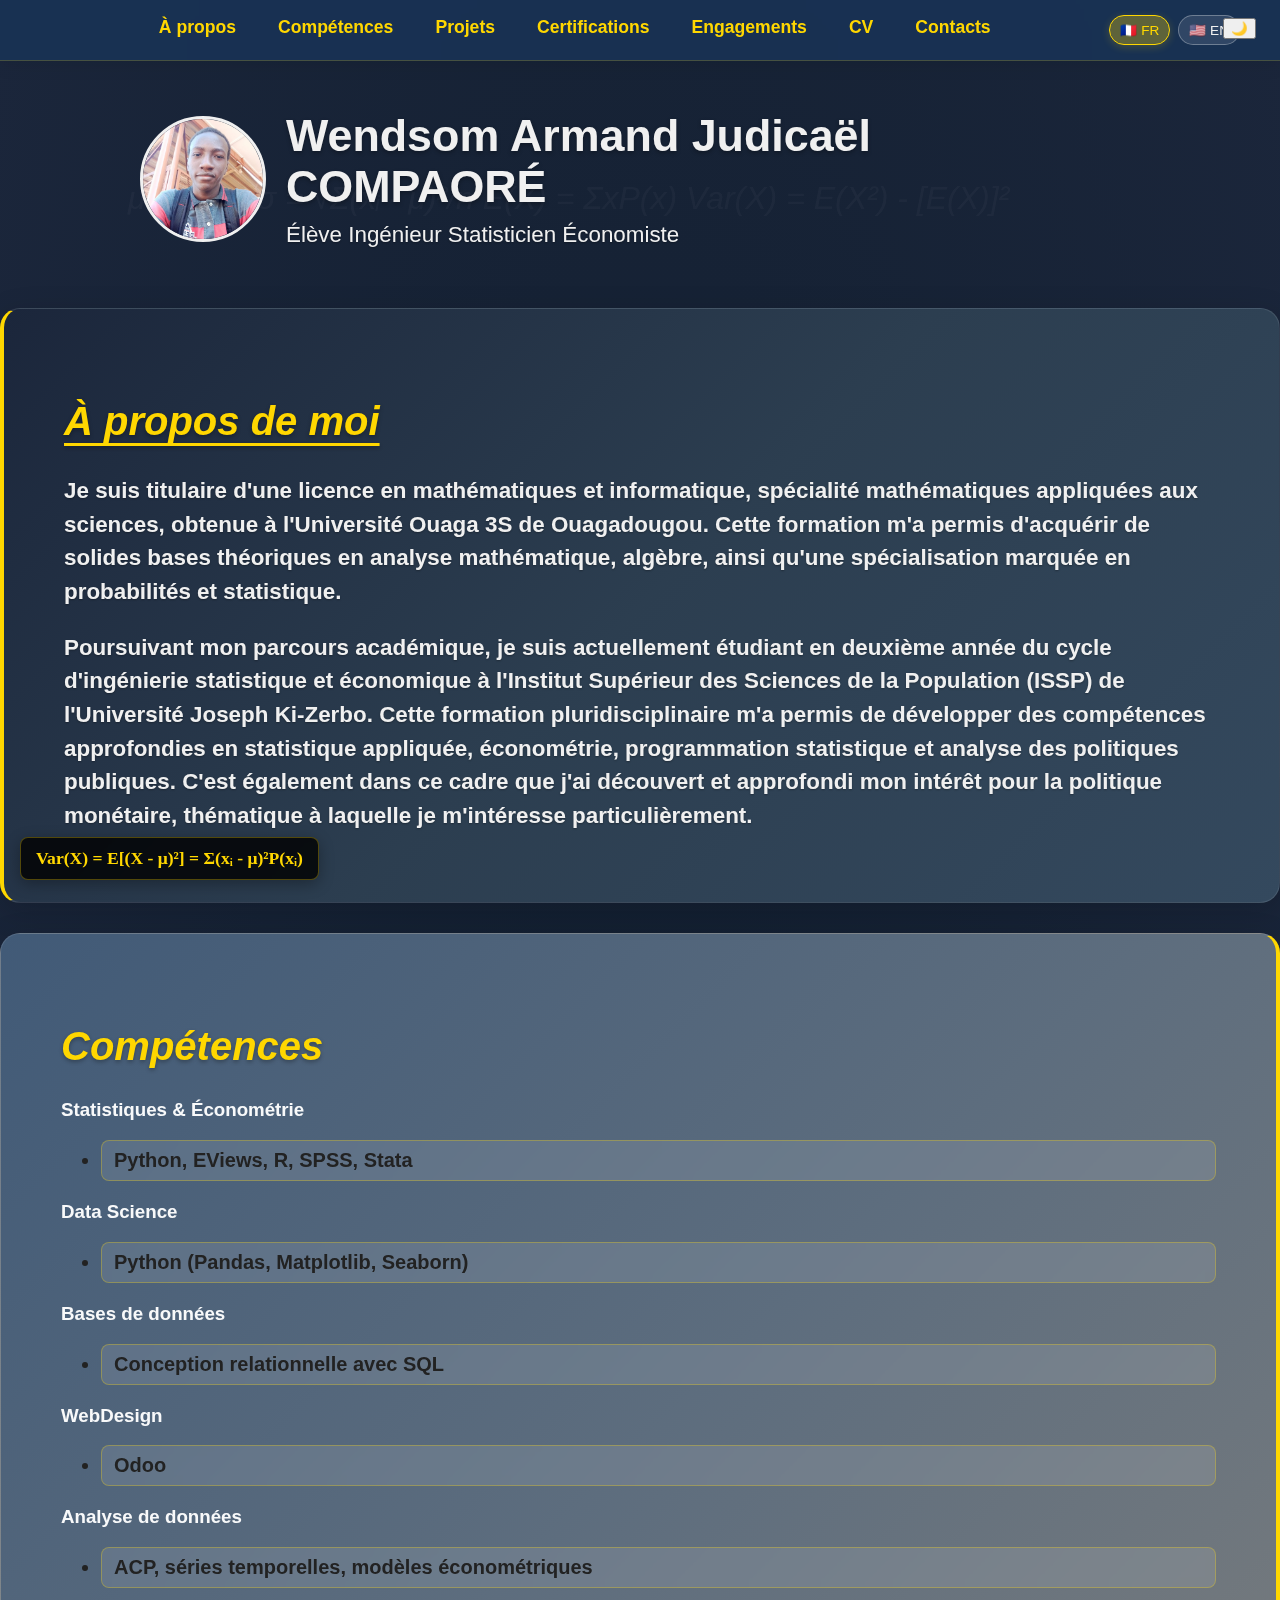
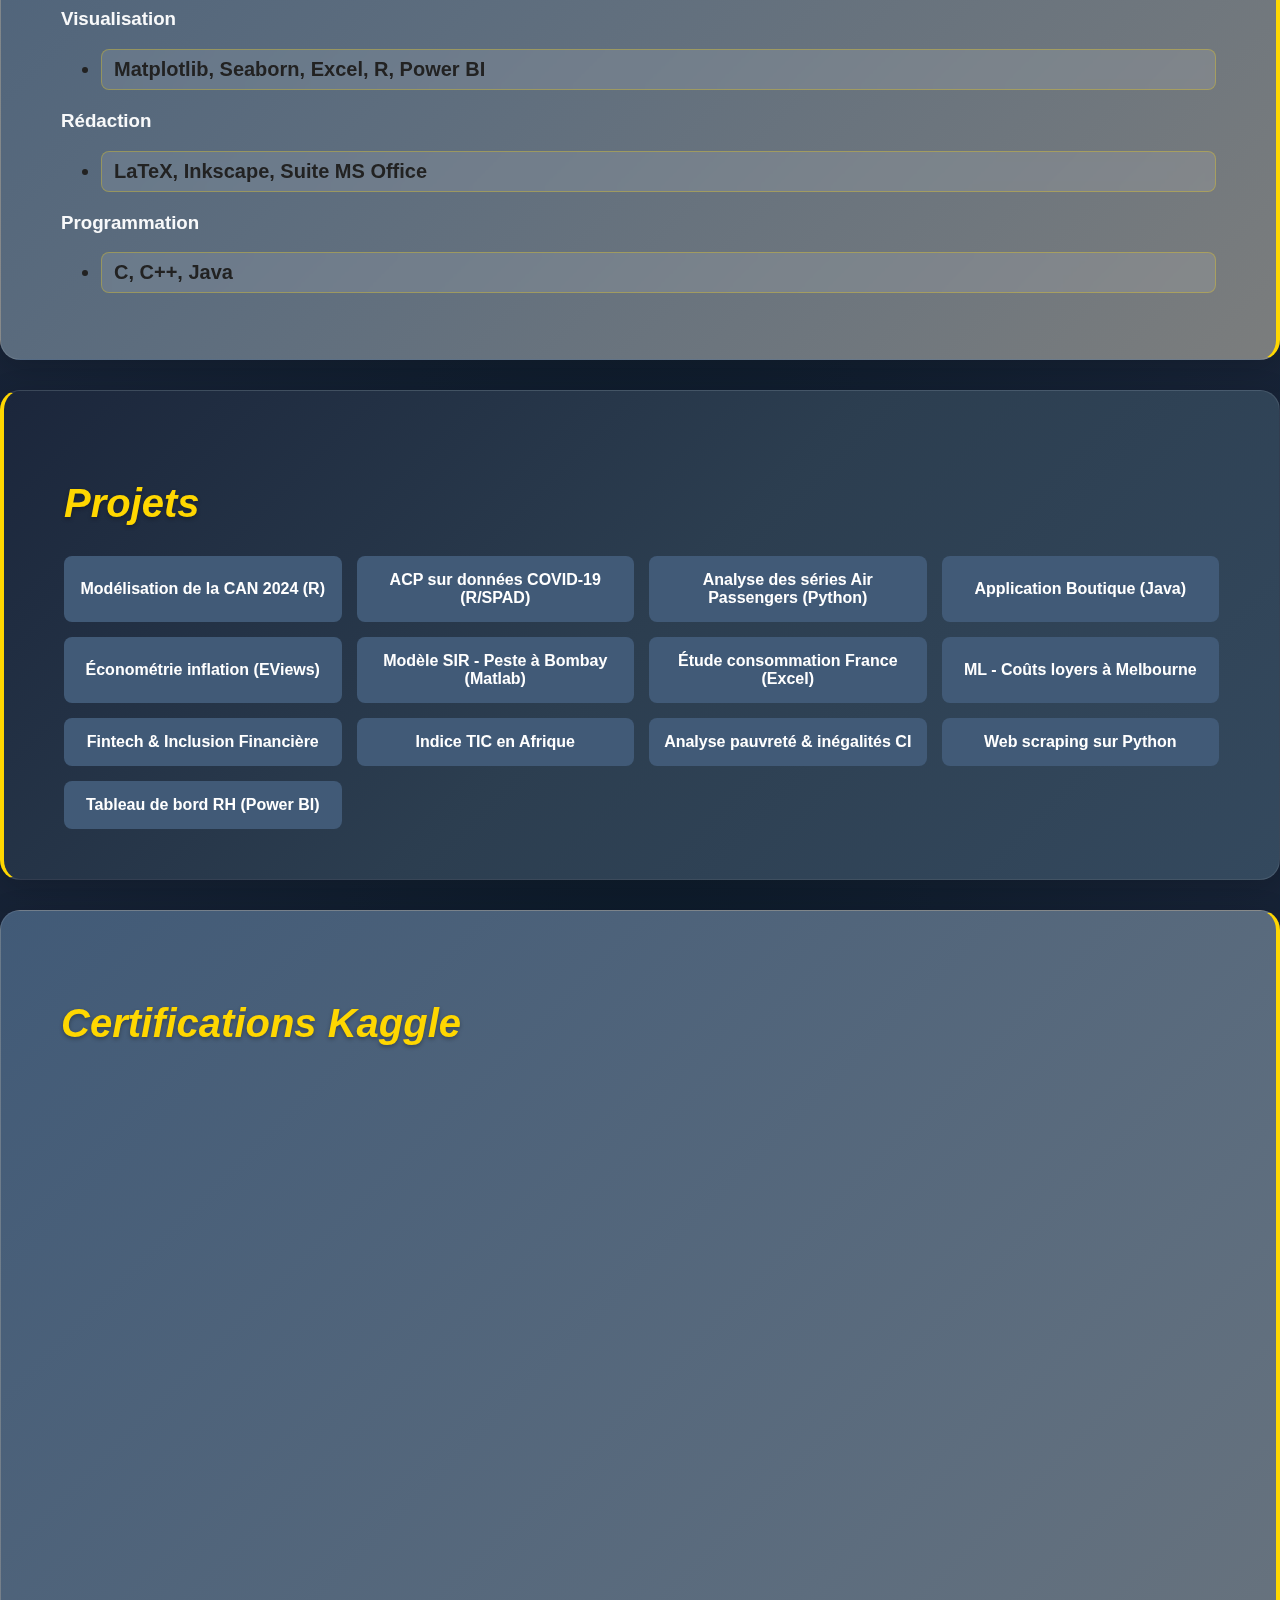
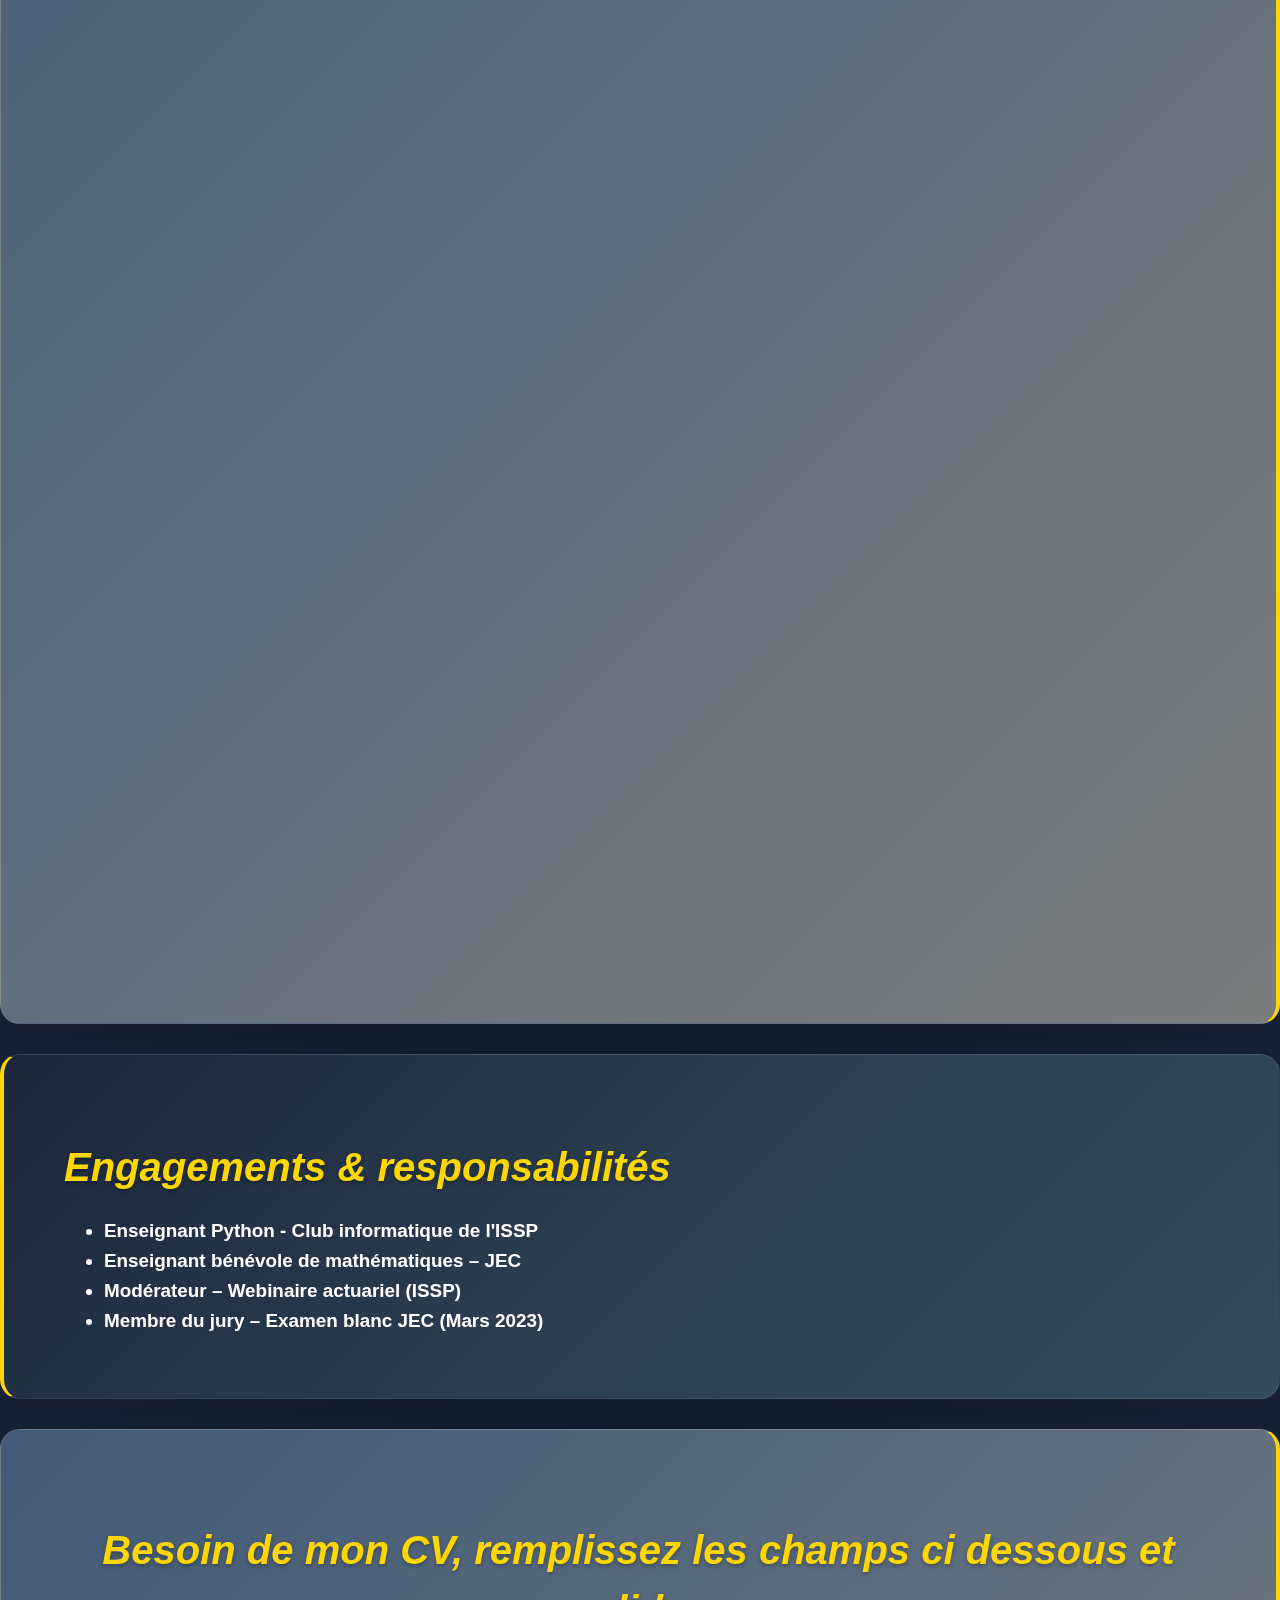
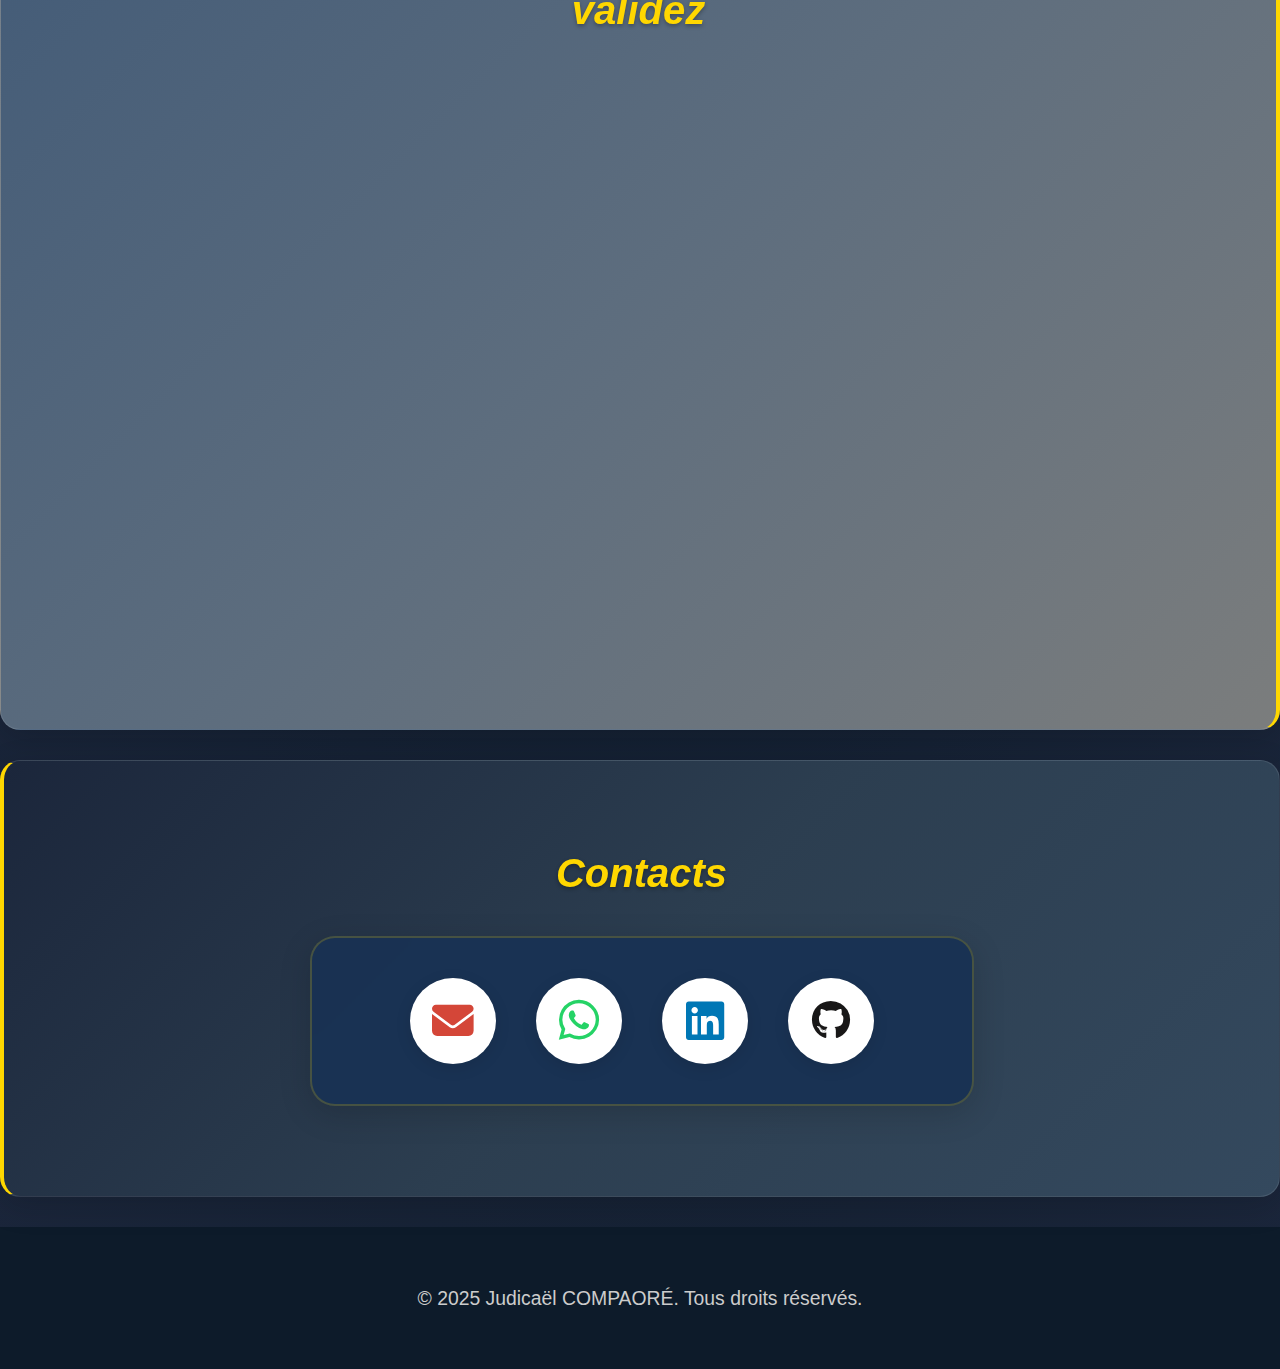
<file: index.html>
<!DOCTYPE html>
<html lang="fr">
<head>
  <meta charset="UTF-8">
  <meta name="viewport" content="width=device-width, initial-scale=1.0">
  
  <!-- Titre optimisé pour le SEO - Plus court et impactant -->
  <title>Wendsom Armand Judicaël COMPAORÉ - Élève Ingénieur Statisticien Économiste</title>
  
  <!-- Métadonnées SEO optimisées -->
  <meta name="description" content="Wendsom Armand Judicaël COMPAORÉ - Élève Ingénieur Statisticien Économiste spécialisé en politique monétaire. Portfolio professionnel avec projets en statistique, économétrie et analyse de données.">
  <meta name="keywords" content="Wendsom Armand Judicaël COMPAORÉ, Élève Ingénieur, Statisticien, Économiste, Politique Monétaire, Économétrie, Python, R, Portfolio">
  <meta name="author" content="Wendsom Armand Judicaël COMPAORÉ">
  
  <!-- Balise canonique pour éviter le contenu dupliqué -->
  <link rel="canonical" href="https://wendsom.github.io/mon-portfolio/">
  
  <!-- Balise pour indiquer que c'est un site personnel -->
  <!-- Code de vérification Google Search Console -->
  <meta name="google-site-verification" content="fpqy9LtU2zAkf5ShQZmX52c3AnOYUr8HvyFMLDiUJHQ">
  <meta name="author" content="Wendsom Armand Judicaël COMPAORÉ">
  <meta name="robots" content="index, follow">
  <meta name="googlebot" content="index, follow">
  
  <!-- Balises structurées JSON-LD pour Google -->
  <script type="application/ld+json">
  {
    "@context": "https://schema.org",
    "@type": "Person",
    "name": "Wendsom Armand Judicaël COMPAORÉ",
    "jobTitle": "Élève Ingénieur Statisticien Économiste",
    "description": "Élève ingénieur en statistique, économétrie et politique monétaire à l'ISSP de l'Université Joseph Ki-Zerbo",
    "url": "https://wendsom.github.io/mon-portfolio/",
    "image": "https://wendsom.github.io/mon-portfolio/images/wendsom.jpg",
    "sameAs": [
      "http://www.linkedin.com/in/wendsom-armand-judicael-compaore",
      "https://github.com/Wendsom"
    ],
    "alumniOf": {
      "@type": "Organization",
      "name": "Institut Supérieur des Sciences de la Population (ISSP)"
    },
    "knowsAbout": [
      "Statistique",
      "Économétrie", 
      "Politique Monétaire",
      "Python",
      "R",
      "Analyse de données"
    ]
  }
  </script>
  
  <!-- Open Graph optimisé -->
  <meta property="og:title" content="Wendsom Armand Judicaël COMPAORÉ - Élève Ingénieur Statisticien Économiste">
  <meta property="og:description" content="Portfolio professionnel - Élève ingénieur en statistique, économétrie et politique monétaire. Découvrez mes projets et compétences.">
  <meta property="og:type" content="website">
  <meta property="og:url" content="https://wendsom.github.io/mon-portfolio/">
  <meta property="og:image" content="https://wendsom.github.io/mon-portfolio/images/wendsom.jpg">
  <meta property="og:site_name" content="Portfolio Wendsom Armand Judicaël COMPAORÉ">
  <meta property="og:locale" content="fr_FR">
  
  <!-- Twitter Card optimisé -->
  <meta name="twitter:card" content="summary_large_image">
  <meta name="twitter:title" content="Wendsom Armand Judicaël COMPAORÉ - Élève Ingénieur Statisticien Économiste">
  <meta name="twitter:description" content="Portfolio professionnel - Élève ingénieur en statistique, économétrie et politique monétaire">
  <meta name="twitter:image" content="https://wendsom.github.io/mon-portfolio/images/wendsom.jpg">
  
  <!-- Favicon (icône de l'onglet) -->
  <link rel="icon" type="image/x-icon" href="images/favicon.ico">
  <link rel="apple-touch-icon" sizes="180x180" href="images/apple-touch-icon.png">
  <link rel="icon" type="image/png" sizes="32x32" href="images/favicon-32x32.png">
  <link rel="icon" type="image/png" sizes="16x16" href="images/favicon-16x16.png">
  
  <!-- Manifeste pour PWA -->
  <link rel="manifest" href="manifest.json">
  
  <!-- Feuilles de style -->
  <link rel="stylesheet" href="style.css">
  <link rel="stylesheet" href="https://cdnjs.cloudflare.com/ajax/libs/font-awesome/6.4.0/css/all.min.css">
  
  <!-- Google Analytics -->
<script async src="https://www.googletagmanager.com/gtag/js?id=G-XSV8LWCSYK"></script>
<script>
  window.dataLayer = window.dataLayer || [];
  function gtag(){dataLayer.push(arguments);}
  gtag('js', new Date());
  gtag('config', 'G-XSV8LWCSYK');
</script>
</head>
<body>
  <!-- À placer juste après <body> et avant <div class="background-overlay"></div> -->
  <!-- Navigation Fixe Responsive -->
  <nav class="navbar" id="navbar">
    <div class="navbar-container">
      <ul>
        <li><a href="#about" data-fr="À propos" data-en="About">À propos</a></li>
        <li><a href="#skills" data-fr="Compétences" data-en="Skills">Compétences</a></li>
        <li><a href="#projects" data-fr="Projets" data-en="Projects">Projets</a></li>
        <li><a href="#certifications" data-fr="Certifications" data-en="Certifications">Certifications</a></li>
        <li><a href="#engagements" data-fr="Engagements" data-en="Commitments">Engagements</a></li>
        <li><a href="#cv" data-fr="CV" data-en="CV">CV</a></li>
        <li><a href="#contact" data-fr="Contacts" data-en="Contacts">Contacts</a></li>
      </ul>
      <!-- Sélecteur de langue -->
      <div class="language-selector">
        <button class="lang-btn active" data-lang="fr">🇫🇷 FR</button>
        <button class="lang-btn" data-lang="en">🇺🇸 EN</button>
      </div>
    </div>
  </nav>
  <div class="background-overlay"></div>

  <!-- En-tête principal avec informations personnelles -->
  <header role="banner">
    <div class="profile-container">
      <img src="images/wendsom.jpg" alt="Photo de profil de Wendsom Armand Judicaël COMPAORÉ" class="profile-pic">
      <div>
        <h1>Wendsom Armand Judicaël COMPAORÉ</h1>
        <p data-fr="Élève Ingénieur Statisticien Économiste" data-en="Student in Statistical & Economic Engineering">Élève Ingénieur Statisticien Économiste</p>
      </div>
    </div>
  </header>

  <!-- Contenu principal du site -->
  <main role="main">

  <section id="about" class="bg-blue">
    <h2 data-fr="À propos de moi" data-en="About Me"><em data-fr="À propos de moi" data-en="About Me">À propos de moi</em></h2>
    <p class="important-about" data-fr="Je suis titulaire d'une licence en mathématiques et informatique, spécialité mathématiques appliquées aux sciences, obtenue à l'Université Ouaga 3S de Ouagadougou. Cette formation m'a permis d'acquérir de solides bases théoriques en analyse mathématique, algèbre, ainsi qu'une spécialisation marquée en probabilités et statistique." data-en="I hold a bachelor's degree in mathematics and computer science, specializing in applied mathematics to sciences, obtained from Ouaga 3S University in Ouagadougou. This training has enabled me to acquire solid theoretical foundations in mathematical analysis, algebra, as well as a marked specialization in probability and statistics.">
      Je suis titulaire d'une licence en mathématiques et informatique, spécialité mathématiques appliquées aux sciences, obtenue à l'Université Ouaga 3S de Ouagadougou. Cette formation m'a permis d'acquérir de solides bases théoriques en analyse mathématique, algèbre, ainsi qu'une spécialisation marquée en probabilités et statistique.
    </p>
    <p class="important-about" data-fr="Poursuivant mon parcours académique, je suis actuellement étudiant en deuxième année du cycle d'ingénierie statistique et économique à l'Institut Supérieur des Sciences de la Population (ISSP) de l'Université Joseph Ki-Zerbo. Cette formation pluridisciplinaire m'a permis de développer des compétences approfondies en statistique appliquée, économétrie, programmation statistique et analyse des politiques publiques. C'est également dans ce cadre que j'ai découvert et approfondi mon intérêt pour la politique monétaire, thématique à laquelle je m'intéresse particulièrement." data-en="Continuing my academic journey, I am currently a second-year student in the statistical and economic engineering cycle at the Higher Institute of Population Sciences (ISSP) of Joseph Ki-Zerbo University. This multidisciplinary training has enabled me to develop in-depth skills in applied statistics, econometrics, statistical programming, and public policy analysis. It is also in this context that I discovered and deepened my interest in monetary policy, a theme to which I am particularly interested.">
      Poursuivant mon parcours académique, je suis actuellement étudiant en deuxième année du cycle d'ingénierie statistique et économique à l'Institut Supérieur des Sciences de la Population (ISSP) de l'Université Joseph Ki-Zerbo. Cette formation pluridisciplinaire m'a permis de développer des compétences approfondies en statistique appliquée, économétrie, programmation statistique et analyse des politiques publiques. C'est également dans ce cadre que j'ai découvert et approfondi mon intérêt pour la politique monétaire, thématique à laquelle je m'intéresse particulièrement.
    </p>
  </section>

  <section id="skills" class="bg-light">
    <h2 data-fr="Compétences" data-en="Skills"><em data-fr="Compétences" data-en="Skills">Compétences</em></h2>
    <h3 data-fr="Statistiques & Économétrie" data-en="Statistics & Econometrics">Statistiques & Économétrie</h3>
    <ul>
      <li>Python, EViews, R, SPSS, Stata</li>
    </ul>
    <h3 data-fr="Data Science" data-en="Data Science">Data Science</h3>
    <ul>
      <li>Python (Pandas, Matplotlib, Seaborn)</li>
    </ul>
    <h3 data-fr="Bases de données" data-en="Databases">Bases de données</h3>
    <ul>
      <li data-fr="Conception relationnelle avec SQL" data-en="Relational design with SQL">Conception relationnelle avec SQL</li>
    </ul>
    <h3 data-fr="WebDesign" data-en="Web Design">WebDesign</h3>
    <ul>
      <li>Odoo</li>
    </ul>
    <h3 data-fr="Analyse de données" data-en="Data Analysis">Analyse de données</h3>
    <ul>
      <li data-fr="ACP, séries temporelles, modèles économétriques" data-en="PCA, time series, econometric models">ACP, séries temporelles, modèles économétriques</li>
    </ul>
    <h3 data-fr="Visualisation" data-en="Visualization">Visualisation</h3>
    <ul>
      <li>Matplotlib, Seaborn, Excel, R, Power BI</li>
    </ul>
    <h3 data-fr="Rédaction" data-en="Writing">Rédaction</h3>
    <ul>
      <li>LaTeX, Inkscape, Suite MS Office</li>
    </ul>
    <h3 data-fr="Programmation" data-en="Programming">Programmation</h3>
    <ul>
      <li>C, C++, Java</li>
    </ul>
  </section>

  <section id="projects" class="bg-blue">
    <h2 data-fr="Projets" data-en="Projects"><em data-fr="Projets" data-en="Projects">Projets</em></h2>
    <div class="projects-list">
      <button onclick="location.href='pages/can2024.html'" data-fr="Modélisation de la CAN 2024 (R)" data-en="CAN 2024 Modeling (R)">Modélisation de la CAN 2024 (R)</button>
      <button onclick="location.href='pages/covid_acp.html'" data-fr="ACP sur données COVID-19 (R/SPAD)" data-en="PCA on COVID-19 data (R/SPAD)">ACP sur données COVID-19 (R/SPAD)</button>
      <button onclick="location.href='pages/air_passengers.html'" data-fr="Analyse des séries Air Passengers (Python)" data-en="Air Passengers time series analysis (Python)">Analyse des séries Air Passengers (Python)</button>
      <button onclick="location.href='pages/boutique_java.html'" data-fr="Application Boutique (Java)" data-en="Store Application (Java)">Application Boutique (Java)</button>
      <button onclick="location.href='pages/econometrie_inflation.html'" data-fr="Économétrie inflation (EViews)" data-en="Inflation econometrics (EViews)">Économétrie inflation (EViews)</button>
      <button onclick="location.href='pages/sir_matlab.html'" data-fr="Modèle SIR - Peste à Bombay (Matlab)" data-en="SIR Model - Plague in Bombay (Matlab)">Modèle SIR - Peste à Bombay (Matlab)</button>
      <button onclick="location.href='pages/consommation_fr.html'" data-fr="Étude consommation France (Excel)" data-en="France consumption study (Excel)">Étude consommation France (Excel)</button>
      <button onclick="location.href='pages/loyers_ml.html'" data-fr="ML - Coûts loyers à Melbourne" data-en="ML - Rental costs in Melbourne">ML - Coûts loyers à Melbourne</button>
      <button onclick="location.href='pages/fintech.html'" data-fr="Fintech & Inclusion Financière" data-en="Fintech & Financial Inclusion">Fintech & Inclusion Financière</button>
      <button onclick="location.href='pages/tic_afrique.html'" data-fr="Indice TIC en Afrique" data-en="ICT Index in Africa">Indice TIC en Afrique</button>
      <button onclick="location.href='pages/pauvrete.html'" data-fr="Analyse pauvreté & inégalités CI" data-en="Poverty & inequality analysis CI">Analyse pauvreté & inégalités CI</button>
      <button onclick="location.href='pages/webscraping.html'" data-fr="Web scraping sur Python" data-en="Web scraping with Python">Web scraping sur Python</button>
      <button onclick="location.href='pages/rh_dashboard.html'" data-fr="Tableau de bord RH (Power BI)" data-en="HR Dashboard (Power BI)">Tableau de bord RH (Power BI)</button>
    </div>
  </section>

  <section id="certifications" class="bg-light">
    <h2 data-fr="Certifications Kaggle" data-en="Kaggle Certifications"><em data-fr="Certifications Kaggle" data-en="Kaggle Certifications">Certifications Kaggle</em></h2>
    <div class="cert-images">
      <img src="images/Wendsom Judicaël COMPAORÉ - Intro to Programming.png" alt="Intro à Python" data-fr-alt="Intro à Python" data-en-alt="Intro to Python">
      <img src="images/Wendsom Judicaël COMPAORÉ - Python.png" alt="Python" data-fr-alt="Python" data-en-alt="Python">
      <img src="images/Wendsom Judicaël COMPAORÉ - Intro to Machine Learning.png" alt="Intro ML" data-fr-alt="Intro ML" data-en-alt="Intro ML">
    </div>
  </section>

  <section id="engagements" class="bg-blue">
    <h2 data-fr="Engagements & responsabilités" data-en="Commitments & Responsibilities">
      <em data-fr="Engagements & responsabilités" data-en="Commitments & Responsibilities">Engagements & responsabilités</em>
    </h2>
    <ul class="engagements-list">
      <li data-fr="Enseignant Python - Club informatique de l'ISSP" data-en="Python Teacher - ISSP Computer Club">Enseignant Python - Club informatique de l'ISSP</li>
      <li data-fr="Enseignant bénévole de mathématiques – JEC" data-en="Volunteer Mathematics Teacher – JEC">Enseignant bénévole de mathématiques – JEC</li>
      <li data-fr="Modérateur – Webinaire actuariel (ISSP)" data-en="Moderator – Actuarial Webinar (ISSP)">Modérateur – Webinaire actuariel (ISSP)</li>
      <li data-fr="Membre du jury – Examen blanc JEC (Mars 2023)" data-en="Jury Member – JEC Mock Exam (March 2023)">Membre du jury – Examen blanc JEC (Mars 2023)</li>
    </ul>
  </section>

  <section id="cv" class="bg-light">
    <h2 class="important-section-title" data-fr="Besoin de mon CV, remplissez les champs ci dessous et validez" data-en="Need my CV? Fill in the fields below and submit"><em data-fr="Besoin de mon CV, remplissez les champs ci dessous et validez" data-en="Need my CV? Fill in the fields below and submit">Besoin de mon CV, remplissez les champs ci dessous et validez</em></h2>
    <!-- Formulaire pour demander le CV par mail -->
    <form action="https://formspree.io/f/mjkrzkyv" method="POST" id="cv-request-form">
      <!-- Champ pour le nom -->
      <label for="nom" data-fr="Nom :" data-en="Last name:">Nom :</label>
      <input type="text" id="nom" name="Nom" required>
      <!-- Champ pour le prénom -->
      <label for="prenom" data-fr="Prénom :" data-en="First name:">Prénom :</label>
      <input type="text" id="prenom" name="Prénom" required>
      <!-- Champ pour l'email -->
      <label for="email" data-fr="Email :" data-en="Email:">Email :</label>
      <input type="email" id="email" name="Email" required>
      <!-- Champ pour WhatsApp -->
      <label for="whatsapp" data-fr="WhatsApp :" data-en="WhatsApp:">WhatsApp :</label>
      <input type="text" id="whatsapp" name="WhatsApp" required>
      <!-- Bouton d'envoi -->
      <button type="submit" data-fr="Cliquez pour recevoir mon CV par mail" data-en="Click to receive my CV by email">Cliquez pour recevoir mon CV par mail</button>
    </form>
    <!-- Message de confirmation -->
    <div id="cv-form-message"></div>
  </section>

  <!-- Début de la section Contacts -->
  <section id="contact" class="bg-blue">
    <!-- Titre de la section Contacts -->
    <h2 data-fr="Contacts" data-en="Contacts"><em data-fr="Contacts" data-en="Contacts">Contacts</em></h2>
    <!-- Liste des liens de contact sous forme de logos -->
    <div class="contact-list">
      <!-- Lien vers l'email, affiche une enveloppe rouge (Gmail) -->
      <a href="mailto:wendjudicael@gmail.com" target="_blank" class="contact-icon contact-mail" title="Email">
        <i class="fas fa-envelope"></i>
      </a>
      <!-- Lien vers WhatsApp, affiche le logo vert WhatsApp -->
      <a href="https://wa.me/22656109055" target="_blank" class="contact-icon contact-whatsapp" title="WhatsApp">
        <i class="fab fa-whatsapp"></i>
      </a>
      <!-- Lien vers LinkedIn, affiche le logo bleu LinkedIn -->
      <a href="http://www.linkedin.com/in/wendsom-armand-judicael-compaore" target="_blank" class="contact-icon contact-linkedin" title="LinkedIn">
        <i class="fab fa-linkedin"></i>
      </a>
      <!-- Lien vers GitHub, affiche le logo noir GitHub -->
      <a href="https://github.com/Wendsom" target="_blank" class="contact-icon contact-github" title="GitHub">
        <i class="fab fa-github"></i>
      </a>
    </div>
  </section>
  <!-- Fin de la section Contact -->

  <!-- Formule mathématique de la variance -->
  <div class="variance-formula">
    <span>Var(X) = E[(X - μ)²] = Σ(xᵢ - μ)²P(xᵢ)</span>
  </div>
  </main>

  <!-- Pied de page -->
  <footer role="contentinfo">

  <!-- Ajoute ce bouton pour changer de thème -->
<button id="theme-toggle" aria-label="Changer le thème" style="position:fixed;top:18px;right:24px;z-index:1100;">
  🌙
</button>

<!-- Script pour gérer le changement de thème -->
<script>
  // Sélectionne le bouton
  const toggleBtn = document.getElementById('theme-toggle');
  // Fonction pour changer le thème
  function toggleTheme() {
    // Ajoute ou enlève la classe 'light-theme' on the body
    document.body.classList.toggle('light-theme');
    // Change l'icône du bouton selon le thème
    if(document.body.classList.contains('light-theme')) {
      toggleBtn.textContent = '☀️'; // Soleil pour le mode clair
    } else {
      toggleBtn.textContent = '🌙'; // Lune pour le mode sombre
    }
  }
  // Ajoute l'événement au clic
  toggleBtn.addEventListener('click', toggleTheme);
</script>

  <footer>
    <p data-fr="&copy; 2025 Judicaël COMPAORÉ. Tous droits réservés." data-en="&copy; 2025 Judicaël COMPAORÉ. All rights reserved.">&copy; 2025 Judicaël COMPAORÉ. Tous droits réservés.</p>
  </footer>

  <!-- Script pour la traduction -->
  <script>
    // Fonction pour changer la langue
    function changeLanguage(lang) {
      // Mettre à jour les boutons de langue
      document.querySelectorAll('.lang-btn').forEach(btn => {
        btn.classList.remove('active');
      });
      document.querySelector(`[data-lang="${lang}"]`).classList.add('active');
      
      // Traduire tous les éléments avec des attributs data-fr et data-en
      document.querySelectorAll('[data-fr][data-en]').forEach(element => {
        if (lang === 'en') {
          element.textContent = element.getAttribute('data-en');
        } else {
          element.textContent = element.getAttribute('data-fr');
        }
      });
      
      // Sauvegarder la préférence de langue
      localStorage.setItem('preferred-language', lang);
    }
    
    // Ajouter les événements aux boutons de langue
    document.addEventListener('DOMContentLoaded', function() {
      const langButtons = document.querySelectorAll('.lang-btn');
      langButtons.forEach(btn => {
        btn.addEventListener('click', function() {
          const lang = this.getAttribute('data-lang');
          changeLanguage(lang);
        });
      });
      
      // Restaurer la langue préférée
      const savedLang = localStorage.getItem('preferred-language');
      if (savedLang && savedLang !== 'fr') {
        changeLanguage(savedLang);
      }
    });
  </script>

  <!-- Bouton de retour en haut de page -->
  <button class="scroll-to-top" id="scrollToTop" aria-label="Retour en haut de page">
    <i class="fas fa-arrow-up"></i>
  </button>

  <!-- Script pour la navigation intelligente -->
  <script>
    // Variables pour la navigation intelligente
    let lastScrollTop = 0;
    const navbar = document.getElementById('navbar');
    const scrollThreshold = 100; // Seuil de défilement pour déclencher l'animation
    
    // Fonction pour gérer l'apparition/disparition de la navbar
    function handleNavbarScroll() {
      const currentScrollTop = window.pageYOffset || document.documentElement.scrollTop;
      
      // Si on défile vers le bas et qu'on a dépassé le seuil
      if (currentScrollTop > lastScrollTop && currentScrollTop > scrollThreshold) {
        navbar.classList.add('nav-hidden');
        navbar.classList.remove('nav-visible');
      }
      // Si on défile vers le haut
      else if (currentScrollTop < lastScrollTop) {
        navbar.classList.remove('nav-hidden');
        navbar.classList.add('nav-visible');
      }
      
      lastScrollTop = currentScrollTop;
    }
    
    // Écouteur d'événement pour le défilement
    window.addEventListener('scroll', handleNavbarScroll, { passive: true });
    
    // Réinitialiser la navbar quand on remonte en haut
    window.addEventListener('scroll', function() {
      if (window.pageYOffset === 0) {
        navbar.classList.remove('nav-hidden', 'nav-visible');
      }
    });
  </script>

  <!-- Script pour le bouton de retour en haut -->
  <script>
    // Sélectionne le bouton
    const scrollToTopBtn = document.getElementById('scrollToTop');
    
    // Fonction pour afficher/masquer le bouton selon la position de scroll
    function toggleScrollButton() {
      if (window.pageYOffset > 300) {
        scrollToTopBtn.classList.add('visible');
      } else {
        scrollToTopBtn.classList.remove('visible');
      }
    }
    
    // Fonction pour remonter en haut de page
    function scrollToTop() {
      window.scrollTo({
        top: 0,
        behavior: 'smooth'
      });
    }
    
    // Écouteurs d'événements
    window.addEventListener('scroll', toggleScrollButton);
    scrollToTopBtn.addEventListener('click', scrollToTop);
  </script>
</body>
</html>
</file>
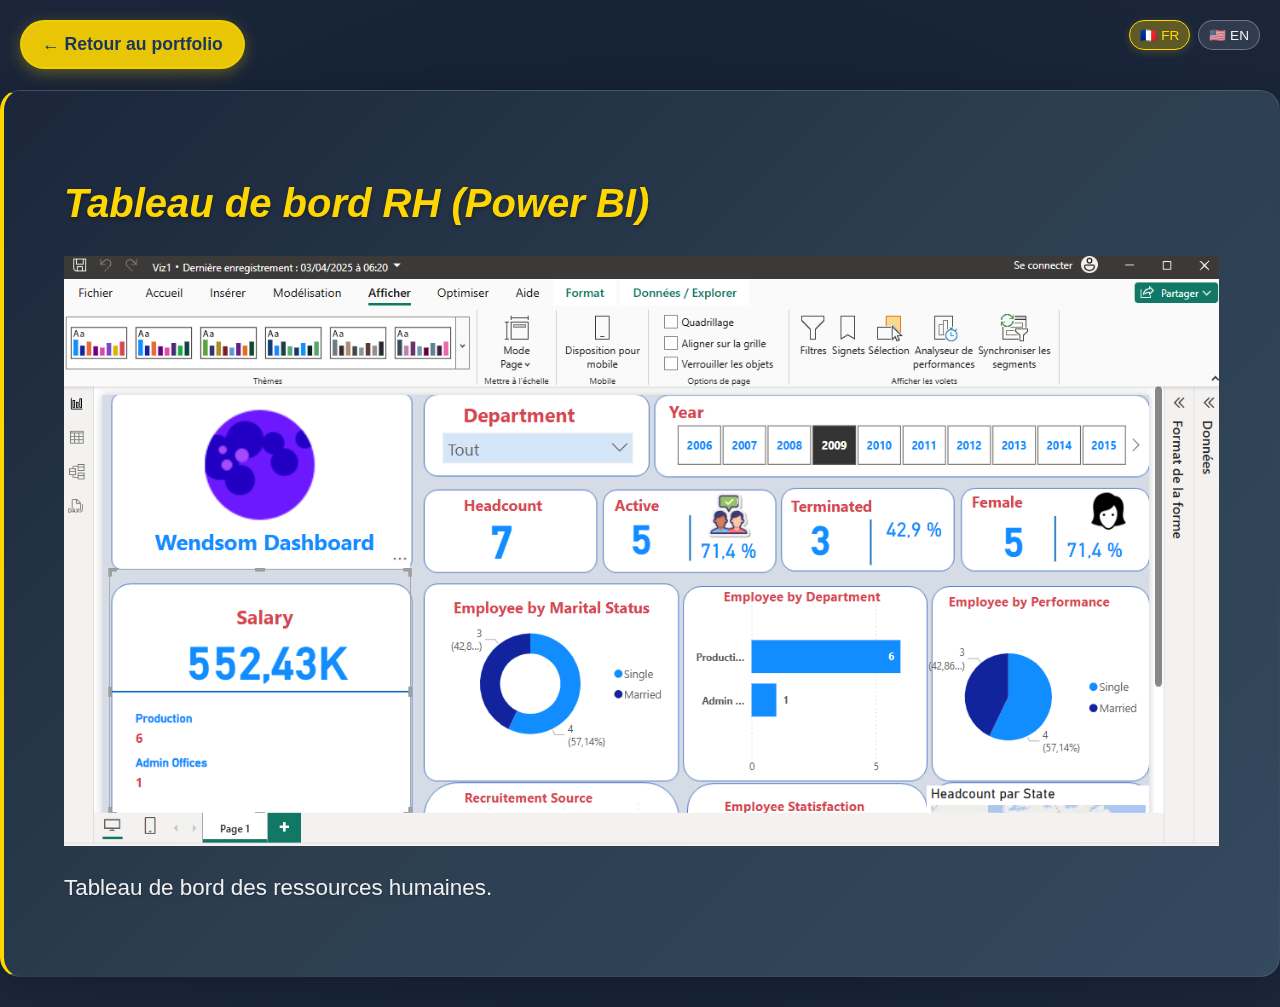
<file: pages/rh_dashboard.html>
<!-- pages/rh_dashboard.html -->
<!DOCTYPE html>
<html lang="fr">
<head>
  <meta charset="UTF-8">
  <!-- Balise de vérification Google Search Console : prouve à Google que tu es propriétaire du site -->
  <meta name="google-site-verification" content="fpqy9LtU2zAkf5ShQZmX52c3AnOYUr8HvyFMLDiUJHQ" />
  <!-- Balise de vérification Bing Webmaster Tools : prouve à Bing que tu es propriétaire du site -->
  <meta name="msvalidate.01" content="5A5B692A9B85A358354BB6D9B5FED59F" />
  <!-- Google Analytics -->
  <script async src="https://www.googletagmanager.com/gtag/js?id=G-XSV8LWCSYK"></script>
  <script>
    window.dataLayer = window.dataLayer || [];
    function gtag(){dataLayer.push(arguments);}
    gtag('js', new Date());
    gtag('config', 'G-XSV8LWCSYK');
  </script>
  <title data-fr="Projet : Tableau de bord RH (Power BI)" data-en="Project: HR Dashboard (Power BI)">Tableau de bord RH (Power BI)</title>
  <link rel="stylesheet" href="../style.css">
  <meta http-equiv="Content-Security-Policy" content="default-src 'self'; script-src 'self' 'unsafe-inline' https://www.googletagmanager.com; style-src 'self' 'unsafe-inline'; img-src 'self' data:; frame-ancestors 'self';">
  <meta http-equiv="X-Content-Type-Options" content="nosniff">
  <meta http-equiv="X-Frame-Options" content="DENY">
  <meta name="referrer" content="no-referrer-when-downgrade">
</head>
<body>
  <!-- 
    Sélecteur de langue
    Permet à l'utilisateur de choisir entre le français et l'anglais.
    Le script de traduction (`translator.js`) se charge de la logique.
  -->
  <div class="language-selector" style="position: fixed; top: 20px; right: 20px; z-index: 1000;">
    <button class="lang-btn active" data-lang="fr">🇫🇷 FR</button>
    <button class="lang-btn" data-lang="en">🇺🇸 EN</button>
  </div>

  <!-- 
    Bouton de retour au portfolio
    Ce lien permet de revenir à la page d'accueil.
    Le texte est traduisible grâce aux attributs `data-fr` et `data-en`.
  -->
  <a href="../index.html" class="back-to-portfolio" data-fr="&larr; Retour au portfolio" data-en="&larr; Back to portfolio">&larr; Retour au portfolio</a>

  <section>
    <h2 data-fr="Tableau de bord RH (Power BI)" data-en="HR Dashboard (Power BI)">Tableau de bord RH (Power BI)</h2>
    <img src="../images/projects/rh_dashboard.png" alt="Dashboard RH" class="project-image">
    <p data-fr="Tableau de bord des ressources humaines." data-en="Human resources dashboard.">Tableau de bord des ressources humaines.</p>
  </section>

  <!-- 
    Script de traduction externe
    Charge le fichier `translator.js` qui gère la logique de traduction de la page.
    Ce script est partagé entre toutes les pages du site.
  -->
  <script src="../translator.js"></script>
</body>
</html>
</file>
<file: style.css>
/* ========================================
   FICHIER CSS - PORTFOLIO DE WENDSOM
   ======================================== */

/* Configuration générale du corps de la page */
body {
  margin: 0; /* Supprime les marges par défaut du navigateur */
  font-family: 'Segoe UI', Tahoma, Geneva, Verdana, sans-serif; /* Police de caractères */
  color: #f0f0f0; /* Couleur du texte en blanc cassé */
  background: radial-gradient(#0d1b2a, #1b263b); /* Dégradé radial du noir vers bleu foncé */
  position: relative; /* Position relative pour les éléments enfants */
  padding-top: 60px; /* Espace en haut pour éviter que le contenu passe sous la navbar */
  overflow-x: hidden; /* Empêche le défilement horizontal */
}

/* Élément décoratif avec des formules mathématiques en arrière-plan */
.background-overlay::before {
  content: "μ = Σxᵢ/n   σ = √Σ(xᵢ - μ)²/n   E(X) = ΣxP(x)   Var(X) = E(X²) - [E(X)]²"; /* Formules mathématiques affichées */
  position: fixed; /* Position fixe pour rester en place lors du scroll */
  top: 20%; /* Position à 20% du haut de la page */
  left: 10%; /* Position à 10% de la gauche */
  width: 80%; /* Largeur de 80% de la page */
  font-size: 2em; /* Taille de police très grande */
  font-style: italic; /* Texte en italique */
  opacity: 0.03; /* Très transparent (presque invisible) */
  white-space: nowrap; /* Empêche le retour à la ligne */
  z-index: 0; /* Place en arrière-plan */
  pointer-events: none; /* Ne réagit pas aux clics */
  color: white; /* Couleur blanche */
  animation: overlayAppear 2s ease-in-out forwards; /* Animation d'apparition temporaire */
}

@keyframes overlayAppear {
  0% {
    opacity: 0.03; /* Commence très transparent */
  }
  50% {
    opacity: 0.15; /* Devient plus visible à mi-chemin */
  }
  100% {
    opacity: 0.03; /* Retourne à très transparent */
  }
}

/* En-tête de la page avec photo de profil et informations */
header {
  background-color: transparent; /* Fond transparent */
  padding: 30px; /* Espacement intérieur de 30px */
  display: flex; /* Disposition en flexbox (éléments côte à côte) */
  justify-content: center; /* Centre horizontalement */
  align-items: center; /* Centre verticalement */
  z-index: 1; /* Place au-dessus de l'arrière-plan */
  position: relative; /* Position relative */
  border-radius: 20px; /* Coins arrondis */
  margin: 20px auto; /* Marge automatique pour centrer */
  max-width: 1000px; /* Largeur maximale */
  transition: all 0.6s ease; /* Animation fluide pour tous les changements */
}

/* Styles spécifiques pour le header en mode clair */
body.light-theme header {
  background: linear-gradient(135deg, #ffffff 0%, #f8fafc 50%, #f1f5f9 100%); /* Dégradé du blanc vers gris très clair */
  backdrop-filter: blur(10px); /* Effet de flou en arrière-plan */
  box-shadow: 0 8px 32px rgba(49, 130, 206, 0.15); /* Ombre bleue douce */
  border: 4px solid #3182ce; /* Bordure bleue bien visible */
  border-radius: 15px; /* Coins arrondis pour un look moderne */
}

/* Couleurs du texte du header en mode clair */
body.light-theme header h1 {
  color: #1a365d; /* Bleu foncé pour le nom */
  text-shadow: 0 2px 4px rgba(49, 130, 206, 0.2); /* Ombre bleue douce */
}

body.light-theme header p {
  color: #2d3748; /* Gris foncé pour la description */
  font-size: 1.3em; /* Taille de police plus grande */
  font-weight: 500; /* Police semi-grasse */
  text-shadow: 0 1px 2px rgba(49, 130, 206, 0.1); /* Ombre très subtile */
}

/* Conteneur de la photo de profil et des informations */
.profile-container {
  display: flex; /* Disposition en flexbox */
  align-items: center; /* Aligne les éléments verticalement */
  gap: 20px; /* Espace de 20px entre les éléments */
}

/* Style du texte de description dans le header */
.profile-container p {
  font-size: 1.4em; /* Taille de police grande */
  font-weight: 500; /* Police semi-grasse */
  margin: 10px 0 0 0; /* Marge en haut seulement */
  text-shadow: 0 1px 2px rgba(0,0,0,0.3); /* Ombre noire pour la lisibilité */
}

/* Style de la photo de profil */
.profile-pic {
  width: 120px;           /* Largeur fixe de 120px */
  height: 120px;          /* Hauteur fixe de 120px */
  border-radius: 50%;     /* Rend l'image circulaire */
  border: 3px solid #f0f0f0; /* Bordure blanche de 3px */
  object-fit: cover;      /* L'image remplit le cercle sans déformation */
  aspect-ratio: 1/1;      /* Force un ratio carré même sur mobile */
  display: block;         /* Affichage en bloc */
}

/* Style des titres principaux (h1) - Nom de la personne */
h1 {
  font-size: 2.8em; /* Taille très grande */
  margin: 0; /* Pas de marge */
  font-weight: bold; /* Police en gras */
  text-shadow: 0 2px 4px rgba(0,0,0,0.3); /* Ombre noire pour la lisibilité */
}

/* Style des titres de sections (h2) */
h2 {
  font-size: 2.2em; /* Taille grande */
  margin-top: 40px; /* Espace en haut */
  font-style: italic; /* Texte en italique */
  color: #ffd700; /* Couleur dorée */
  text-shadow: 0 2px 4px rgba(0,0,0,0.3); /* Ombre noire */
}

/* Soulignement spécial pour "À propos de moi" */
#about h2 {
  text-decoration: underline;
  text-decoration-color: #ffd700;
  text-decoration-thickness: 3px;
  text-underline-offset: 8px;
}

/* Style des sous-titres (h3) */
h3 {
  margin-top: 20px; /* Espace en haut */
  color: #f8f9fa; /* Couleur blanc cassé */
}

section {
  padding: 50px 60px;
  max-width: 1000px;
  margin: 30px auto;
  position: relative;
  z-index: 1;
  transition: all 0.6s ease;
  border-radius: 20px;
  box-shadow: 0 8px 32px rgba(0,0,0,0.15);
  backdrop-filter: blur(10px);
  border: 1px solid rgba(255,255,255,0.1);
}


section:nth-of-type(odd) {
  background: linear-gradient(135deg, #1b263b 0%, #2c3e50 50%, #34495e 100%);
  border-left: 4px solid #ffd700;
  position: relative;
  overflow: hidden;
}

/* Effet shimmer supprimé pour éviter les overlays qui défilent */
/* section:nth-of-type(odd)::before {
  content: '';
  position: absolute;
  top: 0;
  left: 0;
  right: 0;
  bottom: 0;
  background: linear-gradient(45deg, transparent 30%, rgba(255,215,0,0.1) 50%, transparent 70%);
  animation: shimmer 3s ease-in-out infinite;
  z-index: 0;
} */

section:nth-of-type(even) {
  background: linear-gradient(135deg, #415a77 0%, #5d6d7e 50%, #7b7d7d 100%);
  border-right: 4px solid #ffd700;
  position: relative;
  overflow: hidden;
}

/* Effet shimmer supprimé pour éviter les overlays qui défilent */
/* section:nth-of-type(even)::before {
  content: '';
  position: absolute;
  top: 0;
  left: 0;
  right: 0;
  bottom: 0;
  background: linear-gradient(-45deg, transparent 30%, rgba(255,215,0,0.1) 50%, transparent 70%);
  animation: shimmer 3s ease-in-out infinite reverse;
  z-index: 0;
} */

/* Animation shimmer supprimée car plus utilisée */
/* @keyframes shimmer {
  0%, 100% { transform: translateX(-100%); }
  50% { transform: translateX(100%); }
} */

/* Assurer que le contenu reste au-dessus de l'effet shimmer */
section > * {
  position: relative;
  z-index: 1;
}

section:hover {
  transform: translateY(-5px);
  box-shadow: 0 12px 40px rgba(0,0,0,0.25);
}

ul li {
  margin-bottom: 6px;
}

.projects-list {
  display: grid;
  grid-template-columns: repeat(auto-fit, minmax(250px, 1fr));
  gap: 15px;
  margin-top: 20px;
}

.projects-list button {
  background-color: #415a77;
  color: white;
  border: none;
  padding: 15px;
  font-size: 1em;
  border-radius: 8px;
  cursor: pointer;
  transition: background-color 0.3s ease;
  font-weight: bold;
}

.projects-list button:hover {
  background-color: #1b263b;
}

.cert-images {
  display: flex;
  flex-direction: column;      /* Aligne verticalement */
  align-items: center;         /* Centre horizontalement */
  gap: 35px;                   /* Espace entre les images */
  margin-top: 30px;
  margin-bottom: 30px;
  background: linear-gradient(135deg, rgba(24,49,83,0.9) 0%, rgba(52,73,94,0.8) 100%);
  padding: 40px 30px;
  border-radius: 20px;
  box-shadow: 0 8px 32px rgba(0,0,0,0.15);
  border: 2px solid rgba(255,215,0,0.3);
  opacity: 0;
  transform: translateY(30px);
  animation: certFadeIn 1s ease-out forwards;
  animation-delay: 0.5s;
}

@keyframes certFadeIn {
  to {
    opacity: 1;
    transform: translateY(0);
  }
}

.cert-images img {
  max-width: 100%; /* Assure que l'image ne dépasse pas son conteneur */
  width: 100%; /* Prend toute la largeur disponible */
  max-width: 700px; /* Mais ne dépasse pas 700px pour garder une bonne résolution */
  height: auto; /* Garde les proportions de l'image */
  border-radius: 15px;
  border: 3px solid #fff;
  background: #fff;
  box-shadow: 0 6px 20px rgba(0,0,0,0.15);
  transition: all 0.4s ease;
  opacity: 0;
  transform: scale(0.9) translateY(20px);
  animation: certImageFadeIn 0.8s ease-out forwards;
}

.cert-images img:nth-child(1) { animation-delay: 0.7s; }
.cert-images img:nth-child(2) { animation-delay: 0.9s; }
.cert-images img:nth-child(3) { animation-delay: 1.1s; }

@keyframes certImageFadeIn {
  to {
    opacity: 1;
    transform: scale(1) translateY(0);
  }
}

.cert-images img:hover {
  transform: scale(1.05);
  box-shadow: 0 10px 30px rgba(0,0,0,0.25);
  border-color: #ffd700;
}

.link-img {
  width: 24px;
  height: 24px;
  vertical-align: middle;
}

footer {
  text-align: center;
  padding: 20px;
  background-color: #0d1b2a;
  font-size: 1.1em; /* Taille de police augmentée */
  color: #ccc;
  font-weight: 500; /* Police légèrement plus grasse */
}

.bg-blue {
  background-color: #183153; /* Bleu foncé harmonieux */
  color: #fff;
}

.bg-light {
  background-color: #f5f7fa; /* Couleur claire harmonieuse */
  color: #222;
}

#skills ul li {
  font-size: 1.25em;      /* Agrandit les points de compétences */
  font-weight: bold;      /* Les rend bien visibles */
  margin-bottom: 10px;    /* Espace entre les points */
  padding: 8px 12px;
  border-radius: 8px;
  background: rgba(255, 255, 255, 0.1);
  backdrop-filter: blur(5px);
  border: 1px solid rgba(255, 215, 0, 0.3);
  transition: all 0.3s ease;
}

/* Effet de survol pour les compétences en mode sombre */
#skills ul li:hover {
  background: rgba(255, 255, 255, 0.15);
  transform: translateX(5px);
  border-color: rgba(255, 215, 0, 0.6);
}

/* ========================================
   SECTION CONTACTS OPTIMISÉE
   ======================================== */

#contact {
  text-align: center;
}

#contact .contact-list {
  display: flex;                        /* Affiche les logos en ligne */
  justify-content: center;              /* Centre horizontalement */
  gap: 40px;                            /* Espace entre les logos augmenté */
  align-items: center;                  /* Aligne verticalement */
  margin: 40px auto;                    /* Marge verticale et centrage */
  padding: 40px 30px;                   /* Padding augmenté pour plus d'espace */
  background: rgba(24,49,83,0.95);      /* Fond plus opaque */
  border-radius: 25px;                  /* Coins plus arrondis */
  box-shadow: 0 8px 32px rgba(0,0,0,0.15); /* Ombre plus prononcée */
  max-width: 600px;                     /* Largeur maximale augmentée */
  border: 2px solid rgba(255, 215, 0, 0.2); /* Bordure dorée subtile */
  backdrop-filter: blur(10px);          /* Effet de flou moderne */
}

#contact .contact-icon {
  width: 80px;            /* Largeur augmentée */
  height: 80px;           /* Hauteur augmentée */
  border-radius: 50%;     /* Cercle parfait */
  display: flex;
  align-items: center;
  justify-content: center;
  background: #fff;
  font-size: 3.8em;       /* Taille de police encore plus augmentée */
  transition: all 0.3s ease; /* Transition plus fluide */
  box-shadow: 0 4px 16px rgba(0,0,0,0.1); /* Ombre plus prononcée */
  text-decoration: none;
  border: 3px solid transparent; /* Bordure plus épaisse */
  aspect-ratio: 1/1;      /* Force le ratio carré */
  position: relative;     /* Pour les effets de survol */
  overflow: hidden;       /* Pour les effets de débordement */
}

#contact .contact-icon::before {
  content: '';
  position: absolute;
  top: 0;
  left: 0;
  right: 0;
  bottom: 0;
  background: radial-gradient(circle, rgba(255,255,255,0.8) 0%, rgba(255,255,255,0.4) 100%);
  opacity: 0;
  transition: opacity 0.3s ease;
  border-radius: 50%;
}

#contact .contact-icon:hover {
  transform: translateY(-8px) scale(1.1); /* Effet de survol plus prononcé */
  box-shadow: 0 12px 32px rgba(0,0,0,0.2); /* Ombre plus forte au survol */
  border-color: #ffd700;                   /* Bordure dorée au survol */
}

#contact .contact-icon:hover::before {
  opacity: 1;
}

#contact .contact-icon i {
  position: relative;
  z-index: 2;
  transition: transform 0.3s ease;
}

#contact .contact-icon:hover i {
  transform: scale(1.1); /* L'icône grandit légèrement au survol */
}

/* Couleurs officielles et tailles optimisées pour chaque logo */
#contact .contact-mail i {
  color: #d44638; /* Gmail rouge */
  font-size: 2em; /* Encore plus grand pour l'enveloppe */
}

#contact .contact-whatsapp i {
  color: #25d366; /* WhatsApp vert */
  font-size: 2.2em; /* Encore plus grand car l'icône WhatsApp est plus petite */
}

#contact .contact-linkedin i {
  color: #0077b5; /* LinkedIn bleu */
  font-size: 2.1em; /* Encore plus grand pour LinkedIn */
}

#contact .contact-github i {
  color: #181717; /* GitHub noir */
  font-size: 1.9em; /* Encore plus grand car l'icône GitHub est plus grande */
}

/* ========================================
   RESPONSIVE POUR LES CONTACTS
   ======================================== */

@media (max-width: 768px) {
  #contact .contact-list {
    gap: 30px;                    /* Espace réduit sur tablette */
    padding: 30px 20px;           /* Padding réduit */
    max-width: 90%;               /* Largeur adaptative */
    margin: 30px auto;
  }
  
  #contact .contact-icon {
    width: 70px;                  /* Taille réduite sur tablette */
    height: 70px;
    font-size: 3.4em;             /* Police encore plus grande dans le même cercle */
  }
  
  /* Tailles optimisées pour tablette */
  #contact .contact-mail i {
    font-size: 1.9em;
  }
  
  #contact .contact-whatsapp i {
    font-size: 2.1em;
  }
  
  #contact .contact-linkedin i {
    font-size: 2em;
  }
  
  #contact .contact-github i {
    font-size: 1.8em;
  }
}

@media (max-width: 480px) {
  #contact .contact-list {
    gap: 20px;                    /* Espace encore plus réduit sur mobile */
    padding: 25px 15px;           /* Padding minimal */
    max-width: 95%;               /* Largeur presque complète */
    flex-wrap: wrap;              /* Permet le retour à la ligne si nécessaire */
    justify-content: space-around; /* Distribution équitable */
  }
  
  #contact .contact-icon {
    width: 60px;                  /* Taille optimale pour mobile */
    height: 60px;
    font-size: 3.2em;             /* Police encore plus grande dans le même cercle */
  }
  
  #contact .contact-icon:hover {
    transform: translateY(-4px) scale(1.05); /* Effet réduit sur mobile */
  }
  
  /* Tailles optimisées pour mobile */
  #contact .contact-mail i {
    font-size: 1.8em;
  }
  
  #contact .contact-whatsapp i {
    font-size: 2em;
  }
  
  #contact .contact-linkedin i {
    font-size: 1.9em;
  }
  
  #contact .contact-github i {
    font-size: 1.7em;
  }
}

@media (max-width: 360px) {
  #contact .contact-list {
    gap: 15px;                    /* Espace minimal sur très petit écran */
    padding: 20px 10px;           /* Padding minimal */
  }
  
  #contact .contact-icon {
    width: 55px;                  /* Taille minimale */
    height: 55px;
    font-size: 3em;               /* Police encore plus grande dans le même cercle */
  }
  
  /* Tailles optimisées pour très petit écran */
  #contact .contact-mail i {
    font-size: 1.7em;
  }
  
  #contact .contact-whatsapp i {
    font-size: 1.9em;
  }
  
  #contact .contact-linkedin i {
    font-size: 1.8em;
  }
  
  #contact .contact-github i {
    font-size: 1.6em;
  }
}

/* ========================================
   NAVIGATION RESPONSIVE ET INTELLIGENTE
   ======================================== */

.navbar {
  position: fixed;
  top: 0;
  left: 0;
  width: 100%;
  background: rgba(24, 49, 83, 0.95);
  backdrop-filter: blur(10px);
  z-index: 1000;
  box-shadow: 0 2px 20px rgba(0, 0, 0, 0.1);
  transition: transform 0.3s ease, background-color 0.3s ease;
  border-bottom: 1px solid rgba(255, 215, 0, 0.2);
}

/* Classe pour cacher la navbar lors du défilement vers le bas */
.navbar.nav-hidden {
  transform: translateY(-100%);
}

/* Conteneur principal de la navbar */
.navbar-container {
  display: flex;
  justify-content: space-between;
  align-items: center;
  padding: 0 20px;
  max-width: 1200px;
  margin: 0 auto;
  height: 60px;
}

/* Liste des liens de navigation */
.navbar ul {
  display: flex;
  justify-content: center;
  align-items: center;
  gap: 20px;
  margin: 0;
  padding: 0;
  list-style: none;
  flex: 1;
}

/* Liens de navigation */
.navbar a {
  color: #ffd700;
  text-decoration: none;
  font-weight: 600;
  font-size: 1.1em;
  transition: all 0.3s ease;
  padding: 8px 12px;
  border-radius: 6px;
  position: relative;
  white-space: nowrap;
}

/* Effet de soulignement au survol */
.navbar a::after {
  content: '';
  position: absolute;
  bottom: 0;
  left: 50%;
  width: 0;
  height: 2px;
  background: #fff;
  transition: all 0.3s ease;
  transform: translateX(-50%);
}

.navbar a:hover {
  color: #fff;
  background: rgba(255, 255, 255, 0.1);
}

.navbar a:hover::after {
  width: 80%;
}

/* Sélecteur de langue */
.language-selector {
  display: flex;
  gap: 8px;
  align-items: center;
}

.lang-btn {
  background: rgba(255, 255, 255, 0.1);
  border: 1px solid rgba(255, 255, 255, 0.3);
  color: #f0f0f0;
  padding: 6px 10px;
  border-radius: 15px;
  cursor: pointer;
  font-size: 0.85em;
  font-weight: 500;
  transition: all 0.3s ease;
  backdrop-filter: blur(5px);
}

.lang-btn:hover {
  background: rgba(255, 255, 255, 0.2);
  border-color: rgba(255, 255, 255, 0.5);
  transform: translateY(-1px);
}

.lang-btn.active {
  background: rgba(255, 215, 0, 0.3);
  border-color: #ffd700;
  color: #ffd700;
  box-shadow: 0 2px 8px rgba(255, 215, 0, 0.2);
}

/* Mode light pour la navbar */
body.light-theme .navbar {
  background: rgba(255, 255, 255, 0.95);
  border-bottom: 1px solid rgba(49, 130, 206, 0.2);
}

body.light-theme .navbar a {
  color: #1a365d;
}

body.light-theme .navbar a:hover {
  color: #3182ce;
  background: rgba(49, 130, 206, 0.1);
}

body.light-theme .navbar a::after {
  background: #3182ce;
}

body.light-theme .lang-btn {
  background: rgba(49, 130, 206, 0.1);
  border: 1px solid rgba(49, 130, 206, 0.3);
  color: #1a365d;
}

body.light-theme .lang-btn:hover {
  background: rgba(49, 130, 206, 0.2);
  border-color: rgba(49, 130, 206, 0.5);
}

body.light-theme .lang-btn.active {
  background: rgba(49, 130, 206, 0.3);
  border-color: #3182ce;
  color: #3182ce;
  box-shadow: 0 2px 8px rgba(49, 130, 206, 0.2);
}

/* ========================================
   STYLES GÉNÉRAUX MANQUANTS
   ======================================== */

#cv a {
  color: #fff;                /* Met le texte du lien en blanc */
  font-weight: bold;          /* Met le texte en gras */
  text-decoration: none;      /* Enlève le soulignement par défaut */
  transition: text-decoration 0.2s, color 0.2s; /* Ajoute une transition douce pour la couleur et le soulignement */
}

#cv a:hover {
  text-decoration: underline; /* Affiche un trait sous le texte au survol */
  color: #ffd700;             /* Change la couleur du texte en doré au survol */
}

/* Thème clair (light) appliqué quand la classe 'light-theme' est sur le body */
body.light-theme {
  background: linear-gradient(135deg, #fefce8 0%, #fef3c7 25%, #fde68a 50%, #fcd34d 75%, #fbbf24 100%);
  color: #2d3748;
  position: relative;
}

body.light-theme::before {
  content: '';
  position: fixed;
  top: 0;
  left: 0;
  right: 0;
  bottom: 0;
  background: 
    radial-gradient(circle at 20% 80%, rgba(255, 182, 193, 0.1) 0%, transparent 50%),
    radial-gradient(circle at 80% 20%, rgba(173, 216, 230, 0.1) 0%, transparent 50%),
    radial-gradient(circle at 40% 40%, rgba(144, 238, 144, 0.1) 0%, transparent 50%),
    radial-gradient(circle at 60% 60%, rgba(255, 218, 185, 0.1) 0%, transparent 50%);
  pointer-events: none;
  z-index: 0;
}

body.light-theme .bg-blue {
  background: linear-gradient(135deg, #f0f9ff 0%, #e0f2fe 50%, #bae6fd 100%);
  color: #1a365d;
  border-left: 4px solid #0ea5e9;
}

body.light-theme .bg-light {
  background: linear-gradient(135deg, #ffffff 0%, #fefce8 25%, #fef3c7 50%, #fde68a 75%, #fcd34d 100%);
  color: #2d3748;
  border-right: 4px solid #f59e0b;
}

body.light-theme section:nth-of-type(odd) {
  background: linear-gradient(135deg, #ffffff 0%, #f8faff 25%, #f0f4ff 50%, #e8f0ff 75%, #e0ecff 100%);
  border-left: 4px solid #3182ce;
  box-shadow: 0 8px 32px rgba(49, 130, 206, 0.15);
  position: relative;
  overflow: hidden;
}

body.light-theme section:nth-of-type(even) {
  background: linear-gradient(135deg, #ffffff 0%, #f8faff 25%, #f0f4ff 50%, #e8f0ff 75%, #e0ecff 100%);
  border-right: 4px solid #3182ce;
  box-shadow: 0 8px 32px rgba(49, 130, 206, 0.15);
  position: relative;
  overflow: hidden;
}

body.light-theme section:hover {
  box-shadow: 0 12px 40px rgba(49, 130, 206, 0.2);
}

body.light-theme #cv a {
  color: #1a365d;
}

body.light-theme #cv a:hover {
  color: #3182ce;
}

body.light-theme .contact-list {
  background: linear-gradient(135deg, #e8f2ff 0%, #d1e7ff 100%);
  border: 2px solid rgba(49, 130, 206, 0.3);
  box-shadow: 0 8px 32px rgba(49, 130, 206, 0.15);
  backdrop-filter: blur(10px);
}

body.light-theme .contact-icon {
  background: #fff;
  border: 3px solid rgba(49, 130, 206, 0.2);
  box-shadow: 0 4px 16px rgba(49, 130, 206, 0.15);
}

body.light-theme .contact-icon:hover {
  transform: translateY(-8px) scale(1.1);
  box-shadow: 0 12px 32px rgba(49, 130, 206, 0.25);
  border-color: #3182ce;
}

body.light-theme .contact-icon::before {
  background: radial-gradient(circle, rgba(49, 130, 206, 0.1) 0%, rgba(49, 130, 206, 0.05) 100%);
}

body.light-theme footer {
  background: linear-gradient(135deg, #e8f2ff 0%, #d1e7ff 100%);
  color: #1a365d;
  border-top: 2px solid #3182ce;
}

/* Points de compétence harmonisés en mode light */
body.light-theme #skills ul li {
  color: #1a365d;
  text-shadow: 0 1px 2px rgba(49, 130, 206, 0.1);
}

body.light-theme #skills h3,
body.light-theme #skills strong {
  color: #1a365d !important;
  font-weight: bold !important;
  text-shadow: 0 1px 2px rgba(49, 130, 206, 0.1);
}

/* Amélioration des boutons de projets en mode light */
body.light-theme .projects-list button {
  background: linear-gradient(135deg, #3182ce 0%, #2c5aa0 100%);
  color: #fff;
  border: 2px solid #3182ce;
  box-shadow: 0 4px 12px rgba(49, 130, 206, 0.2);
}

body.light-theme .projects-list button:hover {
  background: linear-gradient(135deg, #2c5aa0 0%, #1a365d 100%);
  transform: translateY(-2px);
  box-shadow: 0 6px 20px rgba(49, 130, 206, 0.3);
}

.project-image {
  max-width: 900px;    /* Largeur maximale de l'image */
  width: 100%;         /* L'image s'adapte à la largeur du conteneur */
  height: auto;        /* Garde les proportions */
  display: block;      /* Pour éviter les espaces indésirables */
  margin: 0 auto 24px; /* Centre l'image et ajoute un espace en bas */
}

/* Formulaire CV */
#cv-request-form {
  display: flex;
  flex-direction: column;
  gap: 15px;
  max-width: 500px;
  margin: 30px auto;
  background: rgba(24,49,83,0.12);
  padding: 25px 30px;
  border-radius: 15px;
  box-shadow: 0 4px 20px rgba(0,0,0,0.15);
  opacity: 0;
  transform: translateY(20px);
  animation: fadeInUp 0.8s ease-out forwards;
}

@keyframes fadeInUp {
  to {
    opacity: 1;
    transform: translateY(0);
  }
}

#cv-request-form label {
  font-weight: bold;
  font-size: 1.2em;
  color: #f0f0f0;
  margin-bottom: 5px;
  opacity: 0;
  animation: fadeInLabel 0.6s ease-out forwards;
}

#cv-request-form label:nth-child(1) { animation-delay: 0.2s; }
#cv-request-form label:nth-child(3) { animation-delay: 0.4s; }
#cv-request-form label:nth-child(5) { animation-delay: 0.6s; }
#cv-request-form label:nth-child(7) { animation-delay: 0.8s; }

@keyframes fadeInLabel {
  to {
    opacity: 1;
  }
}

#cv-request-form input {
  padding: 15px 18px;
  border-radius: 8px;
  border: 2px solid #ccc;
  font-size: 1.1em;
  background: rgba(255,255,255,0.95);
  transition: all 0.3s ease;
  opacity: 0;
  animation: fadeInInput 0.6s ease-out forwards;
}

#cv-request-form input:nth-child(2) { animation-delay: 0.3s; }
#cv-request-form input:nth-child(4) { animation-delay: 0.5s; }
#cv-request-form input:nth-child(6) { animation-delay: 0.7s; }
#cv-request-form input:nth-child(8) { animation-delay: 0.9s; }

@keyframes fadeInInput {
  to {
    opacity: 1;
  }
}

#cv-request-form input:focus {
  outline: none;
  border-color: #0077b5;
  box-shadow: 0 0 10px rgba(0,119,181,0.3);
  transform: scale(1.02);
}

#cv-request-form button {
  background: #183153;
  color: #fff;
  font-weight: bold;
  font-size: 1.1em;
  border: none;
  border-radius: 8px;
  padding: 12px 20px;
  cursor: pointer;
  margin-top: 15px;
  transition: all 0.3s ease;
  opacity: 0;
  animation: fadeInButton 0.6s ease-out forwards;
  animation-delay: 1.1s;
  max-width: 300px;
  align-self: center;
}

@keyframes fadeInButton {
  to {
    opacity: 1;
  }
}

#cv-request-form button:hover {
  background: #0077b5;
  transform: translateY(-2px);
  box-shadow: 0 4px 15px rgba(0,119,181,0.4);
}

/* Style pour la fenêtre de message de succès du formulaire */
/* ========================================
       STYLES POUR LA MODALE DE SUCCÈS
       ======================================== */
.modal-overlay {
    position: fixed;
    top: 0;
    left: 0;
    width: 100%;
    height: 100%;
    background-color: rgba(0, 0, 0, 0.6);
    display: none;
    align-items: center;
    justify-content: center;
    z-index: 2000;
    opacity: 0;
    transition: opacity 0.3s ease;
}

.modal-content {
    background-color: white;
    padding: 40px;
    border-radius: 15px;
    text-align: center;
    max-width: 400px;
    width: 90%;
    box-shadow: 0 10px 30px rgba(0,0,0,0.2);
    transform: scale(0.8);
    transition: transform 0.3s ease;
    position: relative;
}

.modal-icon {
    font-size: 4em;
    color: #28a745;
    margin-bottom: 20px;
}

.modal-content h2 {
    color: #333 !important;
    font-style: normal !important;
    font-size: 2em !important;
}

.modal-content p {
    color: #555 !important;
    font-size: 1.1em !important;
    text-align: center !important;
}

.modal-close-btn {
    position: absolute;
    top: 10px;
    right: 15px;
    font-size: 1.8em;
    color: #aaa;
    cursor: pointer;
    transition: color 0.2s ease;
}

.modal-close-btn:hover {
    color: #333;
}

/* ========================================
   RESPONSIVE DESIGN POUR MOBILE
   ======================================== */

@media (max-width: 768px) {
  .navbar-container {
    padding: 0 15px;
    height: 55px;
  }
  
  .navbar ul {
    gap: 15px;
    justify-content: flex-start;
    overflow-x: auto;
    padding: 0 10px;
    -webkit-overflow-scrolling: touch;
    scrollbar-width: none; /* Firefox */
    -ms-overflow-style: none; /* IE/Edge */
  }
  
  /* Cache la scrollbar sur WebKit */
  .navbar ul::-webkit-scrollbar {
    display: none;
  }
  
  .navbar a {
    font-size: 1.1em; /* Augmenté de 0.9em à 1.1em */
    padding: 6px 10px;
    min-width: max-content;
  }
  
  .language-selector {
    gap: 6px;
  }
  
  .lang-btn {
    padding: 5px 8px;
    font-size: 0.8em;
  }
}

@media (max-width: 480px) {
  .navbar-container {
    padding: 0 10px;
    height: 50px;
  }
  
  .navbar ul {
    gap: 12px;
    padding: 0 5px;
  }
  
  .navbar a {
    font-size: 1em; /* Augmenté de 0.85em à 1em */
    padding: 5px 8px;
  }
  
  .language-selector {
    gap: 4px;
  }
  
  .lang-btn {
    padding: 4px 6px;
    font-size: 0.75em;
  }
}

/* ========================================
   ANIMATIONS POUR LA NAVIGATION
   ======================================== */

@keyframes slideInFromTop {
  from {
    transform: translateY(-100%);
    opacity: 0;
  }
  to {
    transform: translateY(0);
    opacity: 1;
  }
}

@keyframes slideOutToTop {
  from {
    transform: translateY(0);
    opacity: 1;
  }
  to {
    transform: translateY(-100%);
    opacity: 0;
  }
}

.navbar.nav-visible {
  animation: slideInFromTop 0.3s ease forwards;
}

.navbar.nav-hidden {
  animation: slideOutToTop 0.3s ease forwards;
}

/* Règles pour rendre le site responsive */

/* Les sections et conteneurs s'adaptent à la largeur de l'écran */
section, .profile-container {
  max-width: 100%;
  box-sizing: border-box;
}

/* Les images ne dépassent jamais la largeur de l'écran */
img, .project-image, .profile-pic {
  max-width: 100%;
  height: auto;
}

/* Navigation responsive */

.navbar ul {
  gap: 18px;
  padding: 10px 4vw;
  flex-wrap: nowrap; /* Empêche le retour à la ligne des éléments de la navbar */
  overflow-x: auto; /* Ajoute un défilement horizontal si les éléments dépassent */
}

@media (max-width: 480px) {
  #theme-toggle {
    right: 10px; /* Ajuste la position pour les petits écrans */
  }
  .language-selector {
    margin-right: 50px; /* Ajoute de la marge pour éviter le chevauchement */
  }
}



/* Formulaire responsive */
#cv-request-form {
  max-width: 98vw;
}

/* Adaptation pour petits écrans */
@media (max-width: 700px) {
  body {
    padding-top: 55px; /* Décale tout le contenu sous la navbar sur mobile */
  }
  header {
    margin-top: 20px; /* Réduit l'espace en haut sur mobile */
  }
  section {
    padding: 18px 4vw;
  }
  .profile-container {
    flex-direction: column;
    align-items: center;
    text-align: center;
  }
  .cert-images img, .project-image {
    width: 100%; /* Prend 100% de la largeur du conteneur parent */
    max-width: 100%; /* Assure que l'image ne dépasse jamais son conteneur */
    height: auto; /* Garde les proportions */
  }
}

@media (max-width: 480px) {
  .cert-images {
    padding: 20px 10px; /* Padding réduit pour les petits écrans */
  }
}

body.light-theme section,
body.light-theme section * {
  color: #111 !important; /* Texte noir profond pour tout le contenu intérieur des sections en mode light */
}

body.light-theme .background-overlay::before {
  color: #888; /* Gris moyen pour bonne visibilité en mode light */
}

/* Rétablit la couleur officielle des logos de contact en mode light */
body.light-theme #contact .contact-mail i {
  color: #d44638 !important; /* Gmail rouge */
}
body.light-theme #contact .contact-whatsapp i {
  color: #25d366 !important; /* WhatsApp vert */
}
body.light-theme #contact .contact-linkedin i {
  color: #0077b5 !important; /* LinkedIn bleu */
}
body.light-theme #contact .contact-github i {
  color: #181717 !important; /* GitHub noir */
}

body.light-theme #skills {
  background-image: url('images/plan.jpg');        /* Image de fond pour la section compétences */
  background-size: cover;                          /* L'image couvre toute la section */
  background-repeat: no-repeat;                    /* Pas de répétition */
  background-position: center center;              /* Centrée */
  position: relative;                              /* Nécessaire pour l'arrière-plan */
  z-index: 1;
  overflow: hidden;
}

/* Overlay supprimé pour voir l'image de fond directement */
/* body.light-theme #skills::before {
  content: '';
  position: absolute;
  top: 0;
  left: 0;
  right: 0;
  bottom: 0;
  background: rgba(255, 255, 255, 0.7);
  z-index: 0;
} */

body.light-theme #skills > * {
  position: relative;
  z-index: 1;
}

body.light-theme #skills h2 {
  color: #1a365d;
  text-shadow: 0 2px 4px rgba(255, 255, 255, 0.8);
}

body.light-theme #skills h3 {
  color: #2d3748;
  text-shadow: 0 1px 2px rgba(255, 255, 255, 0.6);
}

body.light-theme #skills ul li {
  color: #1a365d;
  text-shadow: 0 1px 2px rgba(255, 255, 255, 0.6);
  background: rgba(255, 255, 255, 0.7);
  padding: 8px 12px;
  border-radius: 8px;
  margin-bottom: 10px;
  backdrop-filter: blur(5px);
  border: 1px solid rgba(217, 119, 6, 0.2);
  transition: all 0.3s ease;
}

/* Effet de survol pour les compétences en mode light */
body.light-theme #skills ul li:hover {
  background: rgba(255, 255, 255, 0.9);
  transform: translateX(5px);
  border-color: rgba(217, 119, 6, 0.6);
  box-shadow: 0 4px 12px rgba(217, 119, 6, 0.2);
}

.important-about {
  font-weight: bold;        /* Met le texte en gras */
  font-size: 1.25em;        /* Agrandit la police */
  line-height: 1.5;         /* Améliore la lisibilité */
}

.engagements-list li {
  font-weight: bold;     /* Met en gras */
  font-size: 1.18em;     /* Agrandit la police */
  margin-bottom: 8px;    /* Espace entre les points */
}

.important-section-title {
  font-weight: bold;
  font-size: 1.8em;
  line-height: 1.5;
  text-align: center;
  margin-bottom: 30px;
  color: #ffd700;
  text-shadow: 0 2px 4px rgba(0,0,0,0.3);
}

/* Styles pour le mode light theme - section CV */
body.light-theme #cv-request-form {
  background: rgba(24,49,83,0.15);
}

body.light-theme #cv-request-form label {
  color: #183153;
}

body.light-theme #cv-request-form input {
  background: rgba(255,255,255,0.98);
  border-color: #ddd;
}

body.light-theme .important-section-title {
  color: #183153;
  text-shadow: 0 2px 4px rgba(255,255,255,0.5);
}

/* Amélioration de la visibilité du bouton CV en mode light */
body.light-theme #cv-request-form button {
  background: linear-gradient(135deg, #1a365d 0%, #2d3748 100%);
  color: #ffffff !important; /* Force la couleur blanche */
  font-weight: bold;
  box-shadow: 0 4px 15px rgba(26, 54, 93, 0.4);
  border: 2px solid #1a365d;
}

body.light-theme #cv-request-form button:hover {
  background: linear-gradient(135deg, #2d3748 0%, #1a365d 100%);
  transform: translateY(-2px);
  box-shadow: 0 6px 20px rgba(26, 54, 93, 0.6);
}

/* Formule mathématique de la variance */
.variance-formula {
  position: fixed;
  bottom: 20px;
  left: 20px;
  background: rgba(0, 0, 0, 0.8);
  color: #ffd700;
  padding: 10px 15px;
  border-radius: 8px;
  font-family: 'Times New Roman', serif;
  font-size: 1.1em;
  font-weight: bold;
  z-index: 1000;
  backdrop-filter: blur(5px);
  border: 1px solid rgba(255, 215, 0, 0.3);
  box-shadow: 0 4px 15px rgba(0, 0, 0, 0.3);
  transition: all 0.3s ease;
}

.variance-formula:hover {
  background: rgba(0, 0, 0, 0.9);
  transform: scale(1.05);
  box-shadow: 0 6px 20px rgba(0, 0, 0, 0.4);
}

/* Mode light pour la formule */
body.light-theme .variance-formula {
  background: rgba(255, 255, 255, 0.95);
  color: #1a365d;
  border: 1px solid rgba(26, 54, 93, 0.3);
  box-shadow: 0 4px 15px rgba(26, 54, 93, 0.2);
}

body.light-theme .variance-formula:hover {
  background: rgba(255, 255, 255, 1);
  box-shadow: 0 6px 20px rgba(26, 54, 93, 0.3);
}

/* Bouton de retour en haut de page */
.scroll-to-top {
  position: fixed;
  bottom: 30px;
  right: 30px;
  width: 60px;
  height: 60px;
  background: linear-gradient(135deg, #ffd700 0%, #ffed4e 100%);
  border: none;
  border-radius: 50%;
  cursor: pointer;
  display: flex;
  align-items: center;
  justify-content: center;
  font-size: 24px;
  color: #1a365d;
  box-shadow: 0 4px 20px rgba(255, 215, 0, 0.4);
  transition: all 0.3s ease;
  opacity: 0;
  visibility: hidden;
  transform: translateY(20px);
  z-index: 1000;
}

.scroll-to-top.visible {
  opacity: 1;
  visibility: visible;
  transform: translateY(0);
}

.scroll-to-top:hover {
  transform: translateY(-5px);
  box-shadow: 0 8px 30px rgba(255, 215, 0, 0.6);
  background: linear-gradient(135deg, #ffed4e 0%, #ffd700 100%);
}

.scroll-to-top:active {
  transform: translateY(-2px);
}

/* Mode light pour le bouton */
body.light-theme .scroll-to-top {
  background: linear-gradient(135deg, #d97706 0%, #f59e0b 100%);
  color: #fff;
  box-shadow: 0 4px 20px rgba(217, 119, 6, 0.4);
}

body.light-theme .scroll-to-top:hover {
  box-shadow: 0 8px 30px rgba(217, 119, 6, 0.6);
  background: linear-gradient(135deg, #f59e0b 0%, #d97706 100%);
}

/* Responsive pour le bouton */
@media (max-width: 700px) {
  .scroll-to-top {
    bottom: 20px;
    right: 20px;
    width: 50px;
    height: 50px;
    font-size: 20px;
  }
}

/* Styles pour les certifications en mode light */
body.light-theme .cert-images {
  background: linear-gradient(135deg, rgba(254, 243, 199, 0.9) 0%, rgba(253, 230, 138, 0.8) 100%);
  border: 2px solid rgba(217, 119, 6, 0.3);
  box-shadow: 0 8px 32px rgba(217, 119, 6, 0.15);
}

body.light-theme .cert-images img {
  border: 3px solid #fef3c7;
  box-shadow: 0 6px 20px rgba(217, 119, 6, 0.2);
}

body.light-theme .cert-images img:hover {
  border-color: #d97706;
  box-shadow: 0 10px 30px rgba(217, 119, 6, 0.3);
}

/* Styles pour les pages de projets - Police plus grande */
body section h2 {
  font-size: 2.5em !important;
  margin-bottom: 30px;
  color: #ffd700;
  text-shadow: 0 2px 4px rgba(0,0,0,0.3);
}

body section p {
  font-size: 1.4em !important;
  line-height: 1.6;
  margin-bottom: 20px;
  color: #f0f0f0;
  text-shadow: 0 1px 2px rgba(0,0,0,0.3);
}

body section a {
  font-size: 1.3em !important;
  color: #ffd700;
  text-decoration: none;
  font-weight: bold;
  transition: all 0.3s ease;
}

body section a:hover {
  color: #ffed4e;
  text-shadow: 0 2px 4px rgba(255, 215, 0, 0.5);
}

/* Mode light pour les pages de projets */
body.light-theme section h2 {
  color: #1a365d !important;
  text-shadow: 0 2px 4px rgba(255, 255, 255, 0.8);
}

body.light-theme section p {
  color: #2d3748 !important;
  text-shadow: 0 1px 2px rgba(255, 255, 255, 0.6);
}

body.light-theme section a {
  color: #3182ce !important;
}

body.light-theme section a:hover {
  color: #2c5aa0 !important;
  text-shadow: 0 2px 4px rgba(49, 130, 206, 0.3);
}

/* Bouton de retour au portfolio - Position en haut à gauche */
.back-to-portfolio {
  position: fixed;
  top: 20px;
  left: 20px;
  z-index: 1000;
  background: rgba(255, 215, 0, 0.9);
  color: #1a365d;
  padding: 12px 20px;
  border-radius: 25px;
  text-decoration: none;
  font-weight: bold;
  font-size: 1.1em;
  box-shadow: 0 4px 15px rgba(255, 215, 0, 0.3);
  transition: all 0.3s ease;
  border: 2px solid rgba(255, 215, 0, 0.5);
}

.back-to-portfolio:hover {
  background: rgba(255, 215, 0, 1);
  transform: translateY(-2px);
  box-shadow: 0 6px 20px rgba(255, 215, 0, 0.4);
  color: #1a365d;
}

/* Mode light pour le bouton de retour */
body.light-theme .back-to-portfolio {
  background: rgba(49, 130, 206, 0.9);
  color: #ffffff;
  border: 2px solid rgba(49, 130, 206, 0.5);
  box-shadow: 0 4px 15px rgba(49, 130, 206, 0.3);
}

body.light-theme .back-to-portfolio:hover {
  background: rgba(49, 130, 206, 1);
  box-shadow: 0 6px 20px rgba(49, 130, 206, 0.4);
  color: #ffffff;
}

/* Styles pour l'animation de défilement */
.section-hidden {
  opacity: 0;
  transform: translateY(50px);
  transition: opacity 0.8s ease-out, transform 0.8s ease-out;
}

.section-visible {
  opacity: 1;
  transform: translateY(0);
}

/* ========================================
   NEW FOOTER LANGUAGE SELECTOR
   ======================================== */
.footer-container {
  display: flex;
  flex-direction: column;
  align-items: center;
  gap: 20px;
  padding: 20px;
}

.language-selector-footer {
  position: relative;
  min-height: 48px;
  display: flex;
  align-items: center;
  justify-content: center;
}

.language-selected {
  display: flex;
  align-items: center;
  gap: 10px;
  padding: 10px 20px;
  background: rgba(255, 255, 255, 0.1);
  border: 1px solid rgba(255, 255, 255, 0.3);
  border-radius: 25px;
  cursor: pointer;
  transition: background-color 0.3s ease;
  min-width: 150px;
  justify-content: center;
}

.language-selected:hover {
  background: rgba(255, 255, 255, 0.2);
}

.language-selected .lang-flag {
  font-size: 1.5em;
}

.language-selected .lang-name {
  font-weight: 500;
  color: #f0f0f0;
}

.language-selected .fa-chevron-down {
  margin-left: auto;
  transition: transform 0.3s ease;
}

.language-selected[aria-expanded="true"] .fa-chevron-down {
  transform: rotate(180deg);
}

.language-options-dropdown {
  display: none;
  position: absolute;
  bottom: 100%;
  left: 50%;
  transform: translateX(-50%);
  margin-bottom: 10px;
  background: #1b263b;
  border-radius: 10px;
  box-shadow: 0 8px 20px rgba(0,0,0,0.3);
  z-index: 10;
  width: 100%;
  overflow: hidden;
  border: 1px solid rgba(255, 255, 255, 0.3);
}

.lang-option {
  display: flex;
  align-items: center;
  gap: 10px;
  padding: 12px 20px;
  text-decoration: none;
  color: #f0f0f0;
  transition: background-color 0.3s ease;
}

.lang-option:hover {
  background-color: rgba(255, 255, 255, 0.1);
}

.lang-option .lang-flag {
  font-size: 1.5em;
}

/* Light theme styles */
body.light-theme .language-selected {
  background: rgba(49, 130, 206, 0.1);
  border-color: rgba(49, 130, 206, 0.3);
}

body.light-theme .language-selected:hover {
  background: rgba(49, 130, 206, 0.2);
}

body.light-theme .language-selected .lang-name {
  color: #1a365d;
}

body.light-theme .language-options-dropdown {
  background: #fff;
  border-color: rgba(49, 130, 206, 0.3);
  box-shadow: 0 8px 20px rgba(49, 130, 206, 0.15);
}

body.light-theme .lang-option {
  color: #1a365d;
}

body.light-theme .lang-option:hover {
  background-color: rgba(49, 130, 206, 0.1);
}

/* Style pour le bouton de changement de thème dans la navbar */
.navbar #theme-toggle {
  background: transparent;
  border: none;
  color: #ffd700;
  font-size: 1.5em;
  cursor: pointer;
  transition: color 0.3s ease, transform 0.3s ease;
}

.navbar #theme-toggle:hover {
  color: #fff;
  transform: scale(1.1);
}
</file>
